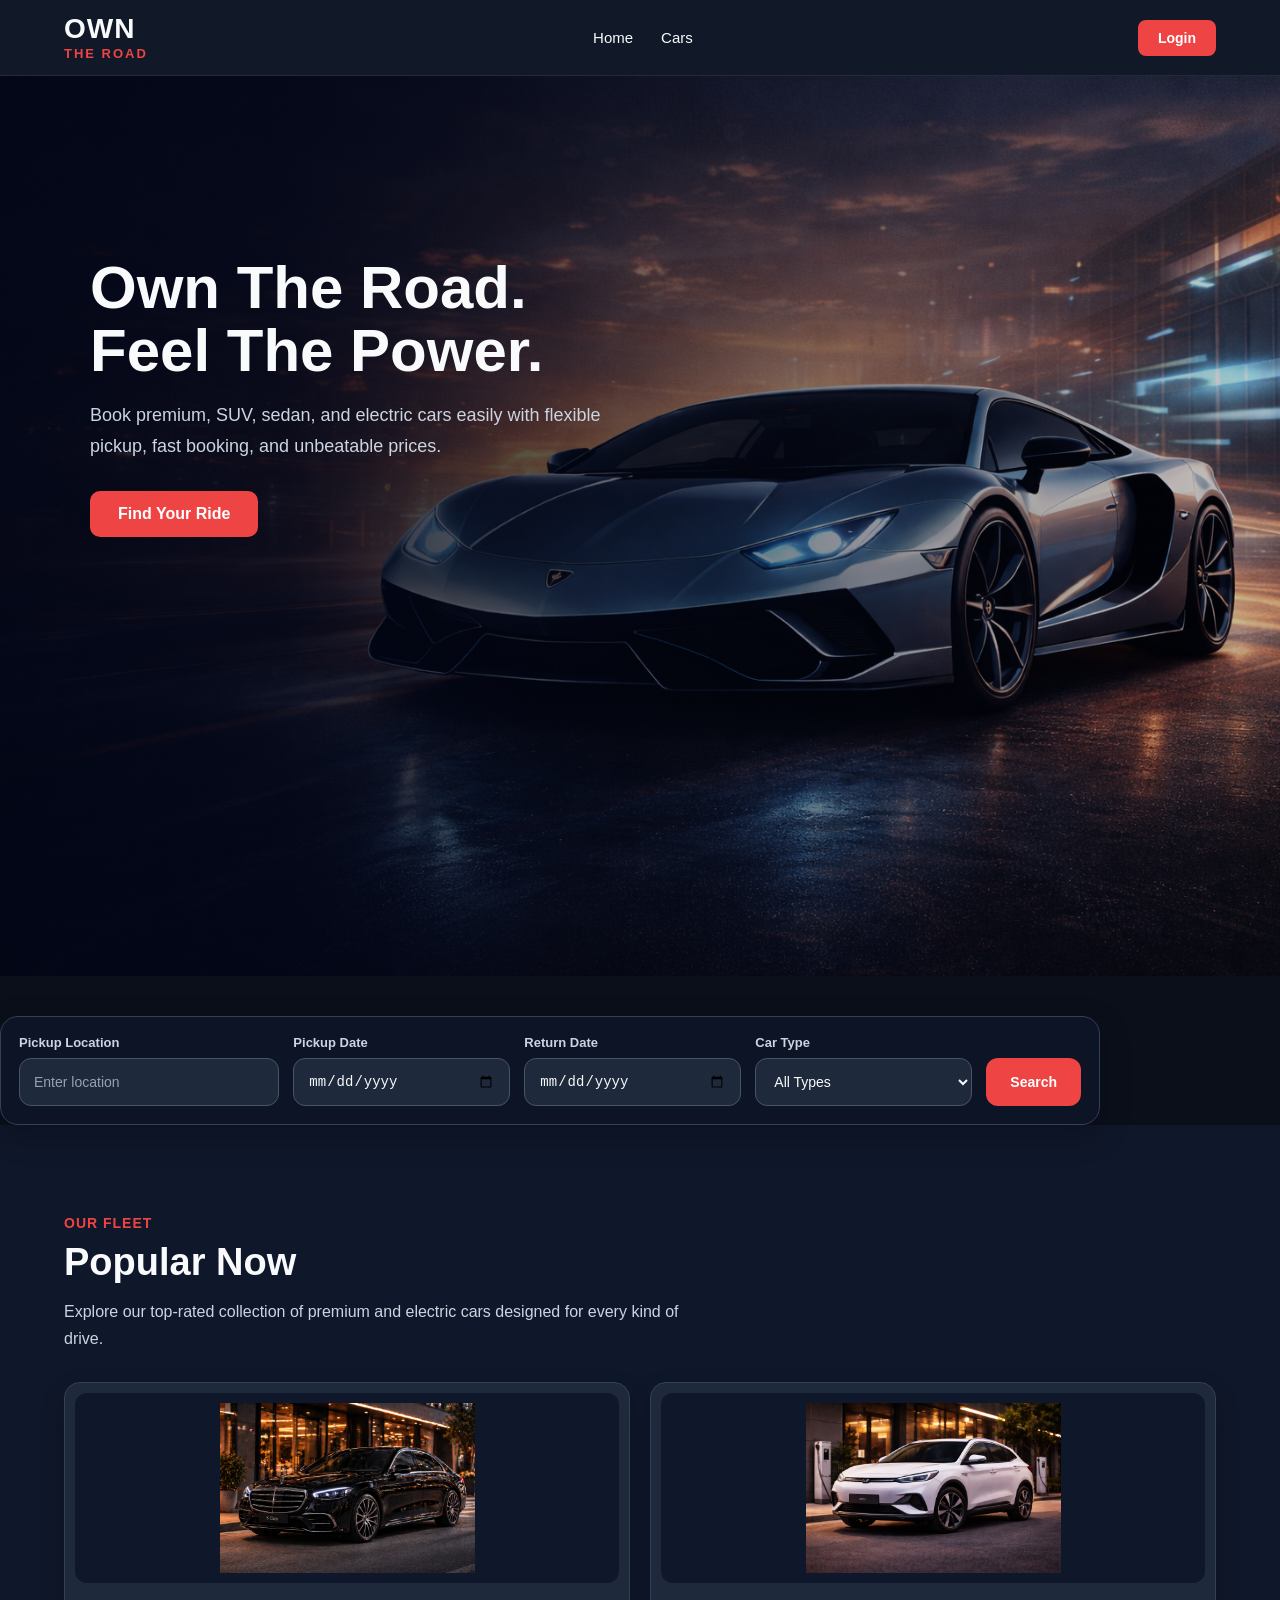
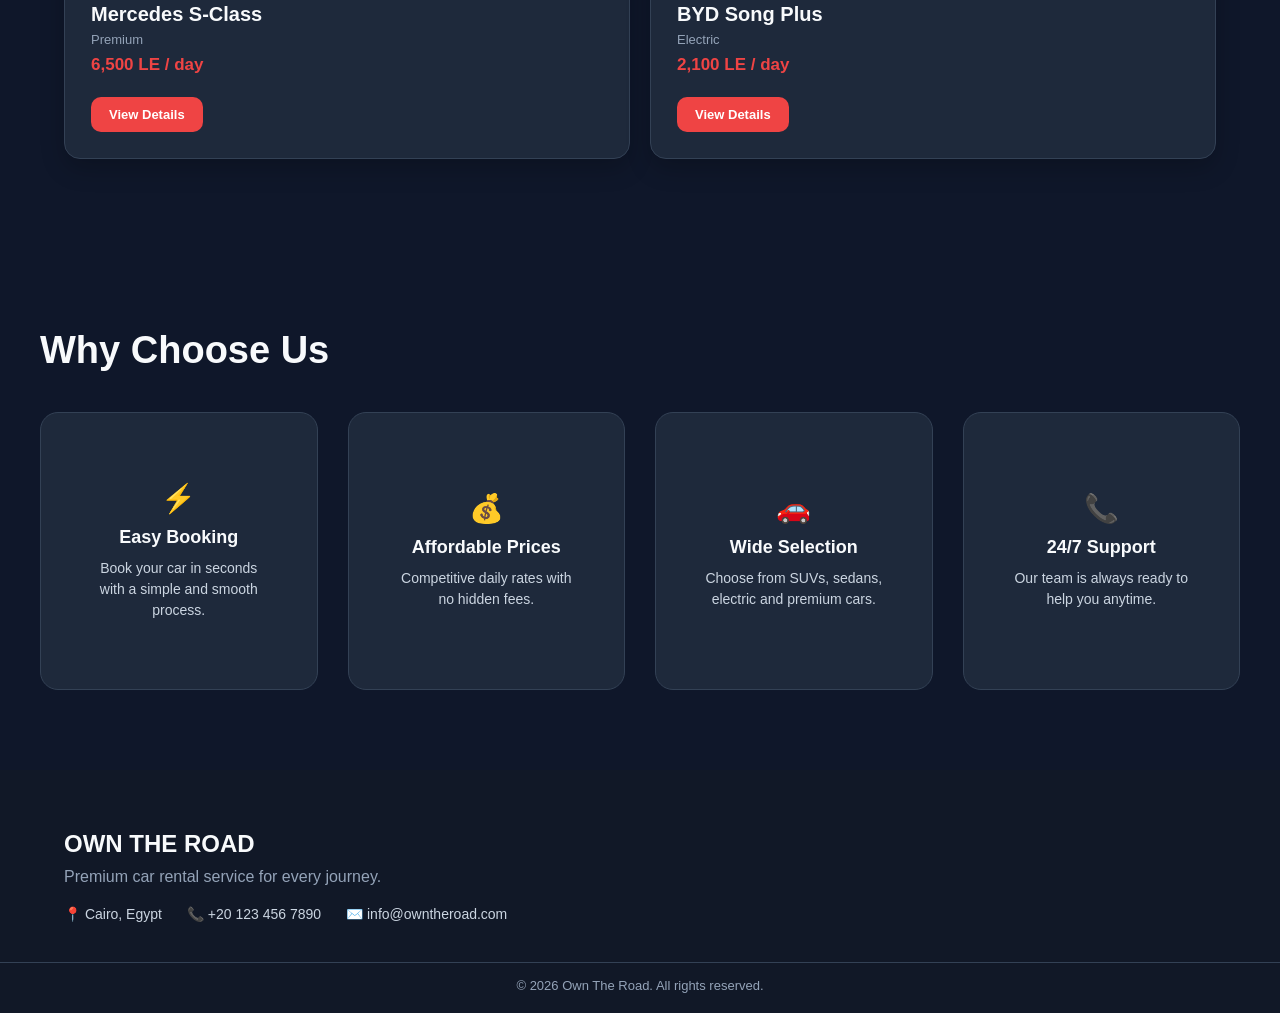
<file: index.html>
<!DOCTYPE html>
<html>
<head>
  <meta charset="UTF-8">
  <title>Own The Road</title>
  <link rel="stylesheet" href="style.css">
</head>
<body>

  <header class="navbar">
    <div class="nav-container">

      <a href="#home" class="logo">
        <span class="logo-own">OWN</span>
        <span class="logo-road">THE ROAD</span>
      </a>
      
      <nav>
        <ul class="nav-links">
          <li><a href="#home">Home</a></li>
          <li><a href="#cars">Cars</a></li>
        </ul>
      </nav>

      <div class="nav-actions">
        <a href="#" class="login-btn">Login</a>
      </div>

    </div>
  </header>

 
  <section class="hero" id="home">
    <div class="hero-container">
      <div class="hero-text">
        <h1>Own The Road.<br>Feel The Power.</h1>
        <p>
          Book premium, SUV, sedan, and electric cars easily with flexible pickup,
          fast booking, and unbeatable prices.
        </p>
        <a href="#cars" class="hero-btn" id="find-ride-btn">Find Your Ride</a>
      </div>
    </div>
  </section>


  <div class="booking-bar">
    <div class="booking-field">
      <label for="location">Pickup Location</label>
      <input type="text" id="location" placeholder="Enter location">
    </div>

    <div class="booking-field">
      <label for="pickup-date">Pickup Date</label>
      <input type="date" id="pickup-date">
    </div>

    <div class="booking-field">
      <label for="return-date">Return Date</label>
      <input type="date" id="return-date">
    </div>

    <div class="booking-field">
      <label for="car-type">Car Type</label>
      <select id="car-type">
        <option value="">All Types</option>
        <option value="sedan">Sedan</option>
        <option value="suv">SUV</option>
        <option value="electric">Electric</option>
        <option value="premium">Premium</option>
      </select>
    </div>

    <button type="button" class="search-btn">Search</button>
  </div>

  <div class="booking-message" id="booking-message"></div>

  
  <section class="cars-section" id="cars">
    <div class="cars-container">

      <div class="cars-header">
        <p class="cars-tag">Our Fleet</p>
        <h2 class="section-title">Popular Now</h2>
        <p class="section-description">
          Explore our top-rated collection of premium and electric cars designed for every kind of drive.
        </p>
      </div>

      <div class="cars-grid">
        <div class="car-card" data-category="premium">
          <img src="S-class.png" alt="Mercedes S-Class">
          <div class="car-info">
            <h3>Mercedes S-Class</h3>
            <p class="car-type">Premium</p>
            <p class="price">6,500 LE / day</p>
            <a href="car-details.html" class="book-btn"> View Details</a>
          </div>
        </div>

        <div class="car-card" data-category="electric">
          <img src="BYD.png" alt="BYD Song Plus">
          <div class="car-info">
            <h3>BYD Song Plus</h3>
            <p class="car-type">Electric</p>
            <p class="price">2,100 LE / day</p>
            <a href="car-details.html" class="book-btn">View Details</a>
          </div>
        </div>
      </div>

    </div>
  </section>

  
  <section class="features-section" id="about">
    <div class="features-container">
      <h2 class="section-title">Why Choose Us</h2>

      <div class="features-grid">
        <div class="feature-card">
          <div class="feature-icon">⚡</div>
          <h3>Easy Booking</h3>
          <p>Book your car in seconds with a simple and smooth process.</p>
        </div>

        <div class="feature-card">
          <div class="feature-icon">💰</div>
          <h3>Affordable Prices</h3>
          <p>Competitive daily rates with no hidden fees.</p>
        </div>

        <div class="feature-card">
          <div class="feature-icon">🚗</div>
          <h3>Wide Selection</h3>
          <p>Choose from SUVs, sedans, electric and premium cars.</p>
        </div>

        <div class="feature-card">
          <div class="feature-icon">📞</div>
          <h3>24/7 Support</h3>
          <p>Our team is always ready to help you anytime.</p>
        </div>
      </div>
    </div>
  </section>


  <footer class="footer">
    <div class="footer-container">
      <div class="footer-left">
        <h2 class="footer-logo">OWN THE ROAD</h2>
        <p>Premium car rental service for every journey.</p>
      </div>
      
      <div class="footer-contact">
        <h4>Contact</h4>
        <p>📍 Cairo, Egypt</p>
        <p>📞 +20 123 456 7890</p>
        <p>✉️ info@owntheroad.com</p>
      </div>
    </div>

    <div class="footer-bottom">
      <p>© 2026 Own The Road. All rights reserved.</p>
    </div>
  </footer>

  <script src="script.js"></script>
</body>
</html>
</file>
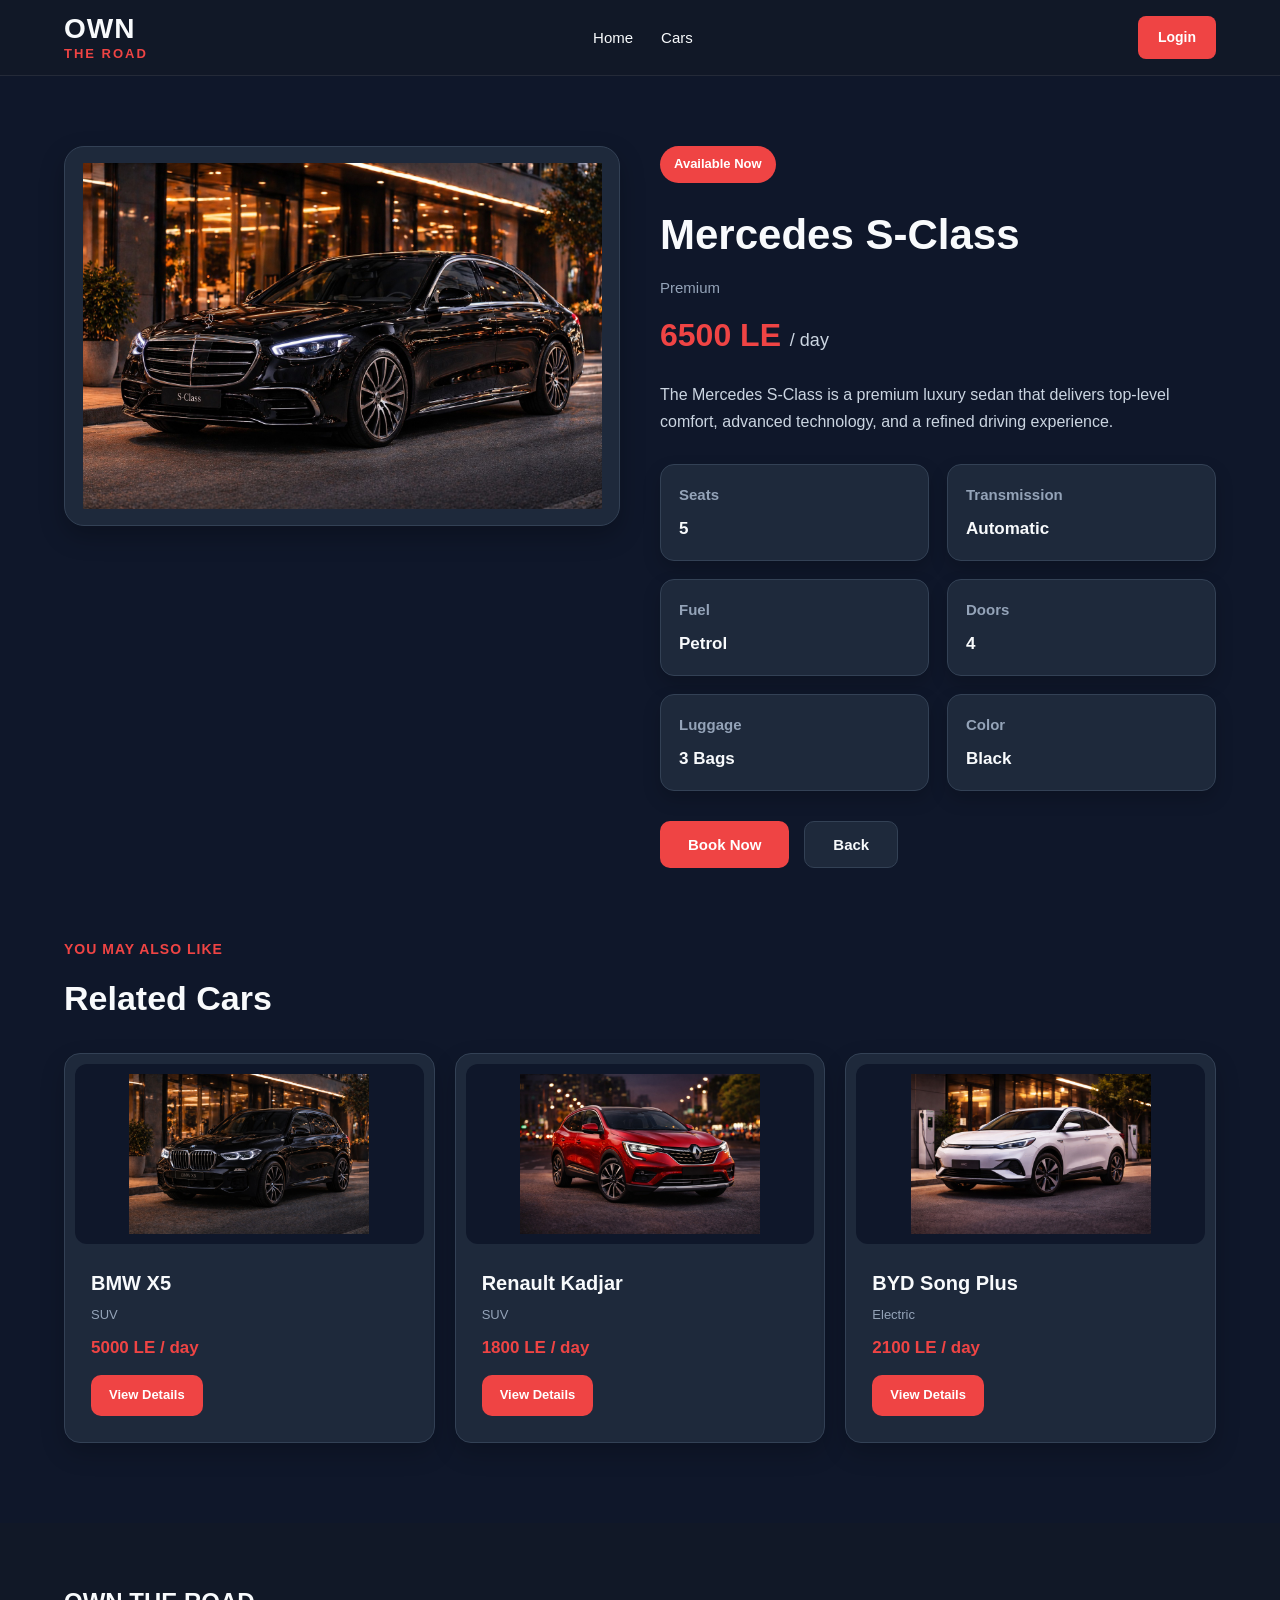
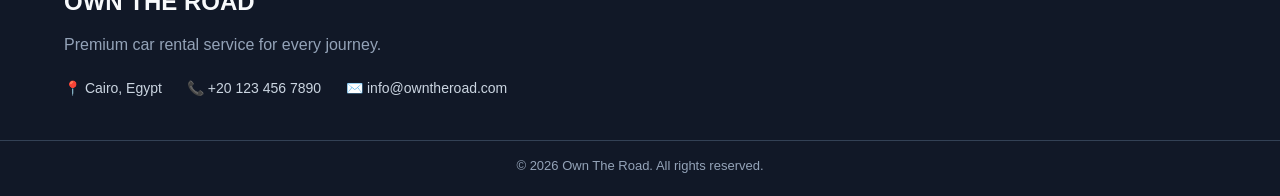
<file: carDetails.html>
<!DOCTYPE html>
<html lang="en">
<head>
  <meta charset="UTF-8">
  <meta name="viewport" content="width=device-width, initial-scale=1.0">
  <title>Own The Road | Car Details</title>
  <link rel="stylesheet" href="carDetails.css">
</head>
<body>

 <header class="navbar">
    <div class="nav-container">

      <a href="#home" class="logo">
        <span class="logo-own">OWN</span>
        <span class="logo-road">THE ROAD</span>
      </a>
      
      <nav>
        <ul class="nav-links">
          <li><a href="#home">Home</a></li>
          <li><a href="#cars">Cars</a></li>
        </ul>
      </nav>

      <div class="nav-actions">
        <a href="#" class="login-btn">Login</a>
      </div>

    </div>
  </header>

  <main class="car-details-section">
    <div class="car-details-container">

      <section class="car-image-section">
        <img id="carImage" src="" alt="Car Image">
      </section>

      <section class="car-info-section">
        <span class="car-badge">Available Now</span>
        <h1 id="carName">Car Name</h1>
        <p class="car-type" id="carCategory">Category</p>
        <p class="car-price"><span id="carPrice">0</span> LE <span class="per-day">/ day</span></p>

        <p id="carDescription" class="car-description">
          Car description will appear here.
        </p>

        <div class="specs-grid">
          <div class="spec-card">
            <h3>Seats</h3>
            <p id="carSeats">-</p>
          </div>

          <div class="spec-card">
            <h3>Transmission</h3>
            <p id="carTransmission">-</p>
          </div>

          <div class="spec-card">
            <h3>Fuel</h3>
            <p id="carFuel">-</p>
          </div>

          <div class="spec-card">
            <h3>Doors</h3>
            <p id="carDoors">-</p>
          </div>

          <div class="spec-card">
            <h3>Luggage</h3>
            <p id="carLuggage">-</p>
          </div>

          <div class="spec-card">
            <h3>Color</h3>
            <p id="carColor">-</p>
          </div>
        </div>

        <div class="button-group">
          <button id="bookNowBtn" class="primary-btn">Book Now</button>
          <button id="backBtn" class="secondary-btn">Back</button>
        </div>
      </section>

    </div>
  </main>

  <section class="related-section">
    <div class="related-container">
      <div class="related-header">
        <p class="related-tag">You May Also Like</p>
        <h2 class="section-title">Related Cars</h2>
      </div>

      <div class="related-cars-grid" id="relatedCarsGrid"></div>
    </div>
  </section>

  <footer class="footer">
    <div class="footer-container">
      <div class="footer-left">
        <h2 class="footer-logo">OWN THE ROAD</h2>
        <p>Premium car rental service for every journey.</p>
      </div>

      <div class="footer-contact">
        <h4>Contact</h4>
        <p>📍 Cairo, Egypt</p>
        <p>📞 +20 123 456 7890</p>
        <p>✉️ info@owntheroad.com</p>
      </div>
    </div>

    <div class="footer-bottom">
      <p>© 2026 Own The Road. All rights reserved.</p>
    </div>
  </footer>

  <script src="carDetails.js"></script>
</body>
</html>
</file>
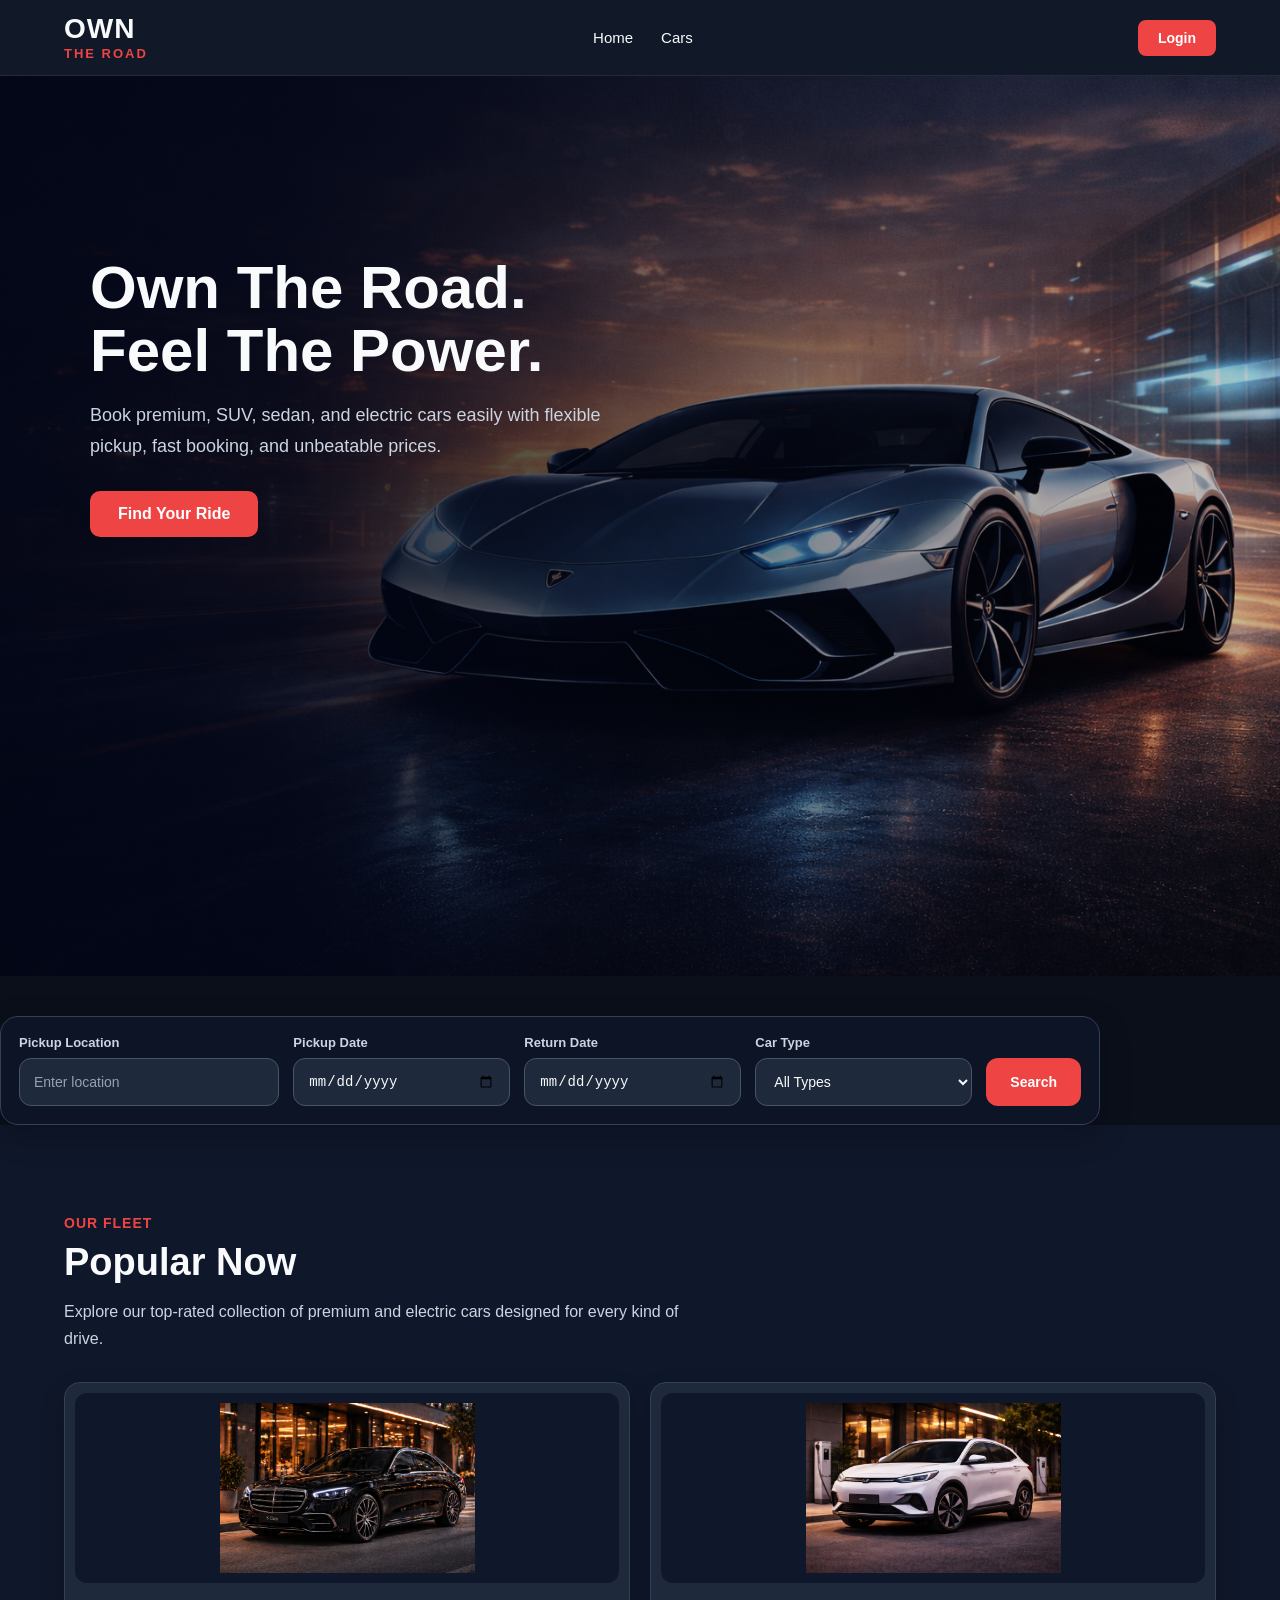
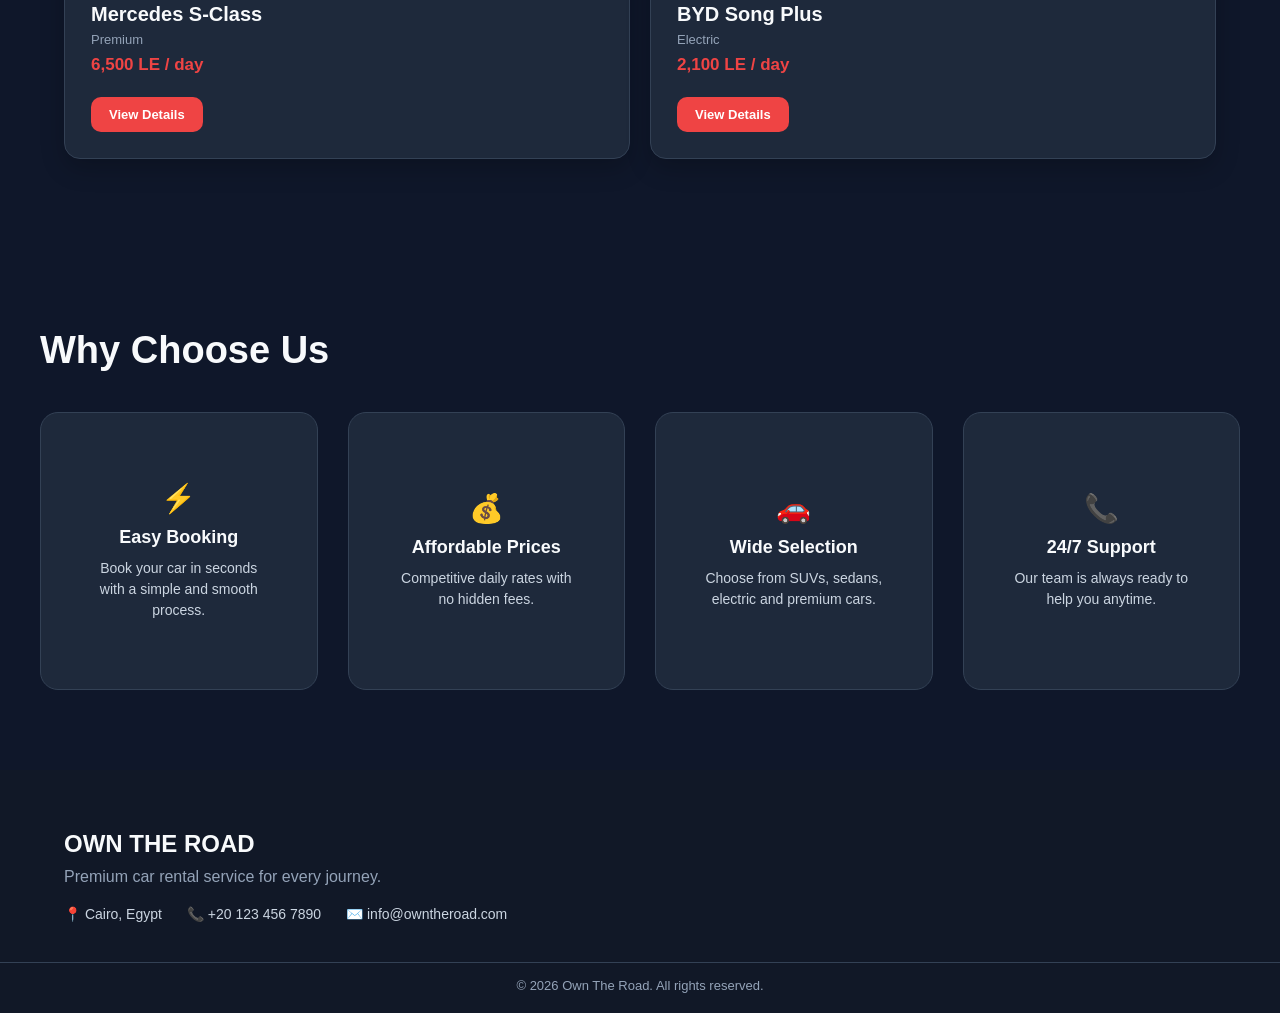
<file: indexx.html>
<!DOCTYPE html>
<html>
<head>
  <meta charset="UTF-8">
  <title>Own The Road</title>
  <link rel="stylesheet" href="stylee.css">
</head>
<body>

  <header class="navbar">
    <div class="nav-container">

      <a href="#home" class="logo">
        <span class="logo-own">OWN</span>
        <span class="logo-road">THE ROAD</span>
      </a>
      
      <nav>
        <ul class="nav-links">
          <li><a href="#home">Home</a></li>
          <li><a href="#cars">Cars</a></li>
        </ul>
      </nav>

      <div class="nav-actions">
        <a href="login.html" class="login-btn">Login</a>
      </div>

    </div>
  </header>

  <!-- HERO SECTION -->
  <section class="hero" id="home">
    <div class="hero-container">
      <div class="hero-text">
        <h1>Own The Road.<br>Feel The Power.</h1>
        <p>
          Book premium, SUV, sedan, and electric cars easily with flexible pickup,
          fast booking, and unbeatable prices.
        </p>
        <a href="#cars" class="hero-btn" id="find-ride-btn">Find Your Ride</a>
      </div>
    </div>
  </section>

  <!-- BOOKING BAR -->
  <div class="booking-bar">
    <div class="booking-field">
      <label for="location">Pickup Location</label>
      <input type="text" id="location" placeholder="Enter location">
    </div>

    <div class="booking-field">
      <label for="pickup-date">Pickup Date</label>
      <input type="date" id="pickup-date">
    </div>

    <div class="booking-field">
      <label for="return-date">Return Date</label>
      <input type="date" id="return-date">
    </div>

    <div class="booking-field">
      <label for="car-type">Car Type</label>
      <select id="car-type">
        <option value="">All Types</option>
        <option value="sedan">Sedan</option>
        <option value="suv">SUV</option>
        <option value="electric">Electric</option>
        <option value="premium">Premium</option>
      </select>
    </div>

    <button type="button" class="search-btn">Search</button>
  </div>

  <div class="booking-message" id="booking-message"></div>

  <!-- CARS SECTION -->
  <section class="cars-section" id="cars">
    <div class="cars-container">

      <div class="cars-header">
        <p class="cars-tag">Our Fleet</p>
        <h2 class="section-title">Popular Now</h2>
        <p class="section-description">
          Explore our top-rated collection of premium and electric cars designed for every kind of drive.
        </p>
      </div>

      <div class="cars-grid">
        <div class="car-card" data-category="premium">
          <img src="S-class.png" alt="Mercedes S-Class">
          <div class="car-info">
            <h3>Mercedes S-Class</h3>
            <p class="car-type">Premium</p>
            <p class="price">6,500 LE / day</p>
            <a href="car-details.html" class="book-btn"> View Details</a>
          </div>
        </div>

        <div class="car-card" data-category="electric">
          <img src="BYD.png" alt="BYD Song Plus">
          <div class="car-info">
            <h3>BYD Song Plus</h3>
            <p class="car-type">Electric</p>
            <p class="price">2,100 LE / day</p>
            <a href="car-details.html" class="book-btn">View Details</a>
          </div>
        </div>
      </div>

    </div>
  </section>

  <!-- WHY CHOOSE US -->
  <section class="features-section" id="about">
    <div class="features-container">
      <h2 class="section-title">Why Choose Us</h2>

      <div class="features-grid">
        <div class="feature-card">
          <div class="feature-icon">⚡</div>
          <h3>Easy Booking</h3>
          <p>Book your car in seconds with a simple and smooth process.</p>
        </div>

        <div class="feature-card">
          <div class="feature-icon">💰</div>
          <h3>Affordable Prices</h3>
          <p>Competitive daily rates with no hidden fees.</p>
        </div>

        <div class="feature-card">
          <div class="feature-icon">🚗</div>
          <h3>Wide Selection</h3>
          <p>Choose from SUVs, sedans, electric and premium cars.</p>
        </div>

        <div class="feature-card">
          <div class="feature-icon">📞</div>
          <h3>24/7 Support</h3>
          <p>Our team is always ready to help you anytime.</p>
        </div>
      </div>
    </div>
  </section>

  <!-- FOOTER -->
  <footer class="footer">
    <div class="footer-container">
      <div class="footer-left">
        <h2 class="footer-logo">OWN THE ROAD</h2>
        <p>Premium car rental service for every journey.</p>
      </div>
      
      <div class="footer-contact">
        <h4>Contact</h4>
        <p>📍 Cairo, Egypt</p>
        <p>📞 +20 123 456 7890</p>
        <p>✉️ info@owntheroad.com</p>
      </div>
    </div>

    <div class="footer-bottom">
      <p>© 2026 Own The Road. All rights reserved.</p>
    </div>
  </footer>

  <script src="scriptt.js"></script>
</body>
</html>
</file>
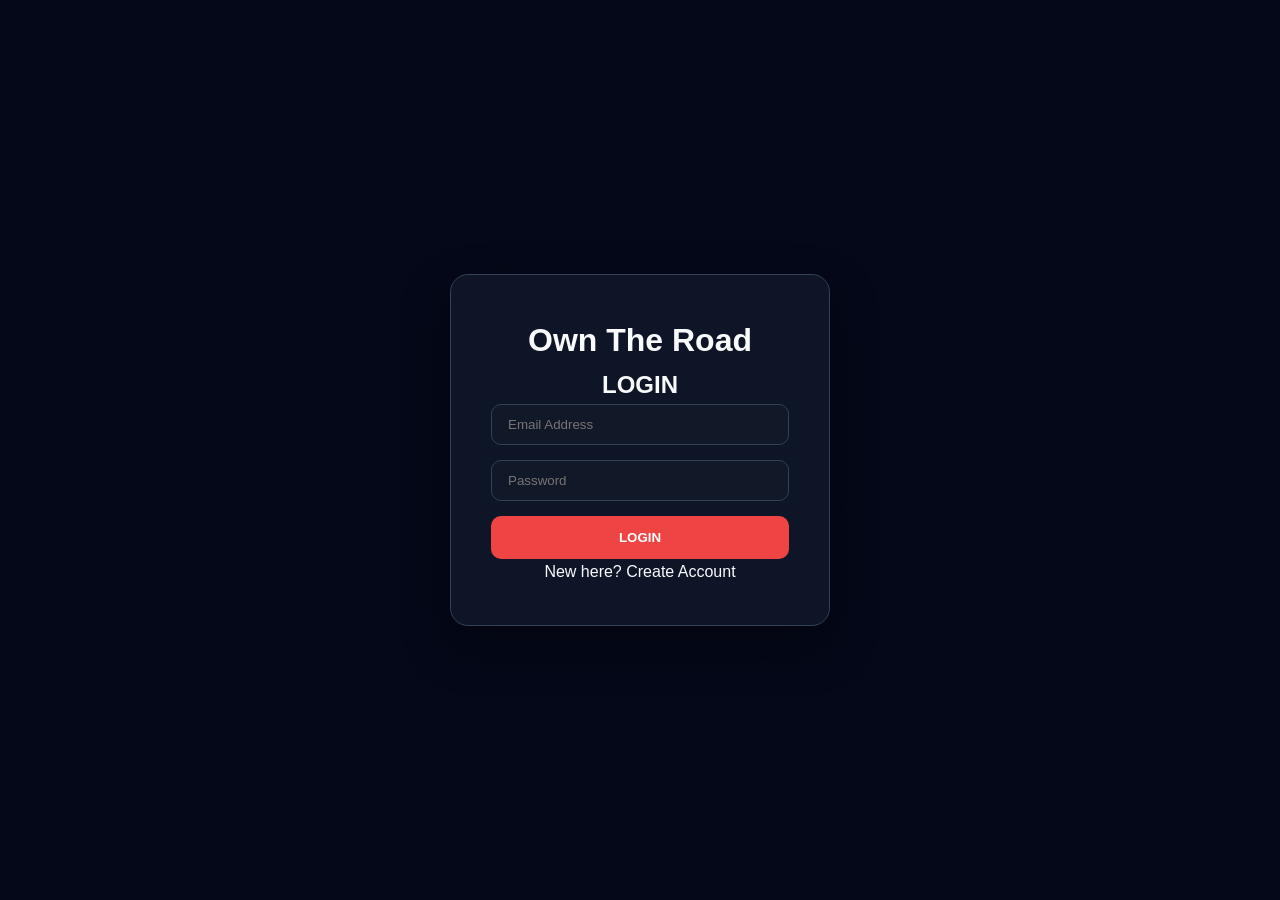
<file: login.html>
<!DOCTYPE html>
<html lang="en">
<head>
  <meta charset="UTF-8">
  <meta name="viewport" content="width=device-width, initial-scale=1.0">
  <title>REVX | Secure Portal</title>
  <link rel="stylesheet" href="login.css">
</head>
<body>

  <section id="login-view" class="auth-page">
    <div class="glass-box">
      <div class="logo">
        <span class="logo-rev">Own The Road</span>
      </div>
      <h2 id="auth-title">LOGIN</h2>
      
      <div id="msg-box" class="msg-box hid"></div>

      <form id="auth-form">
        <div class="input-group">
          <input type="email" id="email" placeholder="Email Address" required>
        </div>

        <div id="signup-fields" class="hid">
          <input type="text" id="phone" placeholder="Phone Number">
        </div>

        <div class="input-group pass-wrapper">
          <input type="password" id="password" placeholder="Password" required>
          <i class="fa-solid fa-eye" id="togglePassword"></i>
        </div>

        <div id="confirm-fields" class="hid">
          <input type="password" id="confirm-password" placeholder="Confirm Password">
        </div>

        <button type="submit" class="btn" id="submit-btn">LOGIN</button>
        <p id="switch-auth">New here? <span>Create Account</span></p>
      </form>
    </div>
  </section>

  <div id="dashboard-view" class="dash-container hid">
    <nav class="sidebar">
      <div class="logo">REV<span>X</span></div>
      <ul class="nav-list">
        <li class="nav-item active" data-tab="tab-home">
          <i class="fa-solid fa-house"></i> Home
        </li>
        <li class="nav-item" data-tab="tab-bookings">
          <i class="fa-solid fa-calendar-check"></i> Bookings
        </li>
        <li class="nav-item" data-tab="tab-profile">
          <i class="fa-solid fa-user"></i> Profile
        </li>
        <li class="logout-btn" id="logout-trigger">
          <i class="fa-solid fa-right-from-bracket"></i> Logout
        </li>
      </ul>
    </nav>
    
    <main class="main-content">
      <section id="tab-home" class="tab-content">
        <h1>Welcome, <span id="user-display">Driver</span></h1>
        <div class="stats-grid">
          <div class="stat-card"><h3>Active Rents</h3><p>2</p></div>
          <div class="stat-card"><h3>Points</h3><p>450</p></div>
          <div class="stat-card"><h3>Balance</h3><p>$1,200</p></div>
        </div>
      </section>

      <section id="tab-bookings" class="tab-content hid">
        <h2>Recent Bookings</h2>
        <div class="list-item">
          <p><strong>Tesla Model S</strong> - Oct 2026</p>
          <span class="status-tag">Confirmed</span>
        </div>
      </section>

      <section id="tab-profile" class="tab-content hid">
        <h2>Account Profile</h2>
        <div class="profile-card">
          <p><strong>Email:</strong> <span id="prof-email"></span></p>
          <p><strong>Phone:</strong> <span id="prof-phone"></span></p>
          <button class="action-btn">Edit Settings</button>
        </div>
      </section>
    </main>
  </div>

  <script src="login.js"></script>
</body>
</html>
</file>
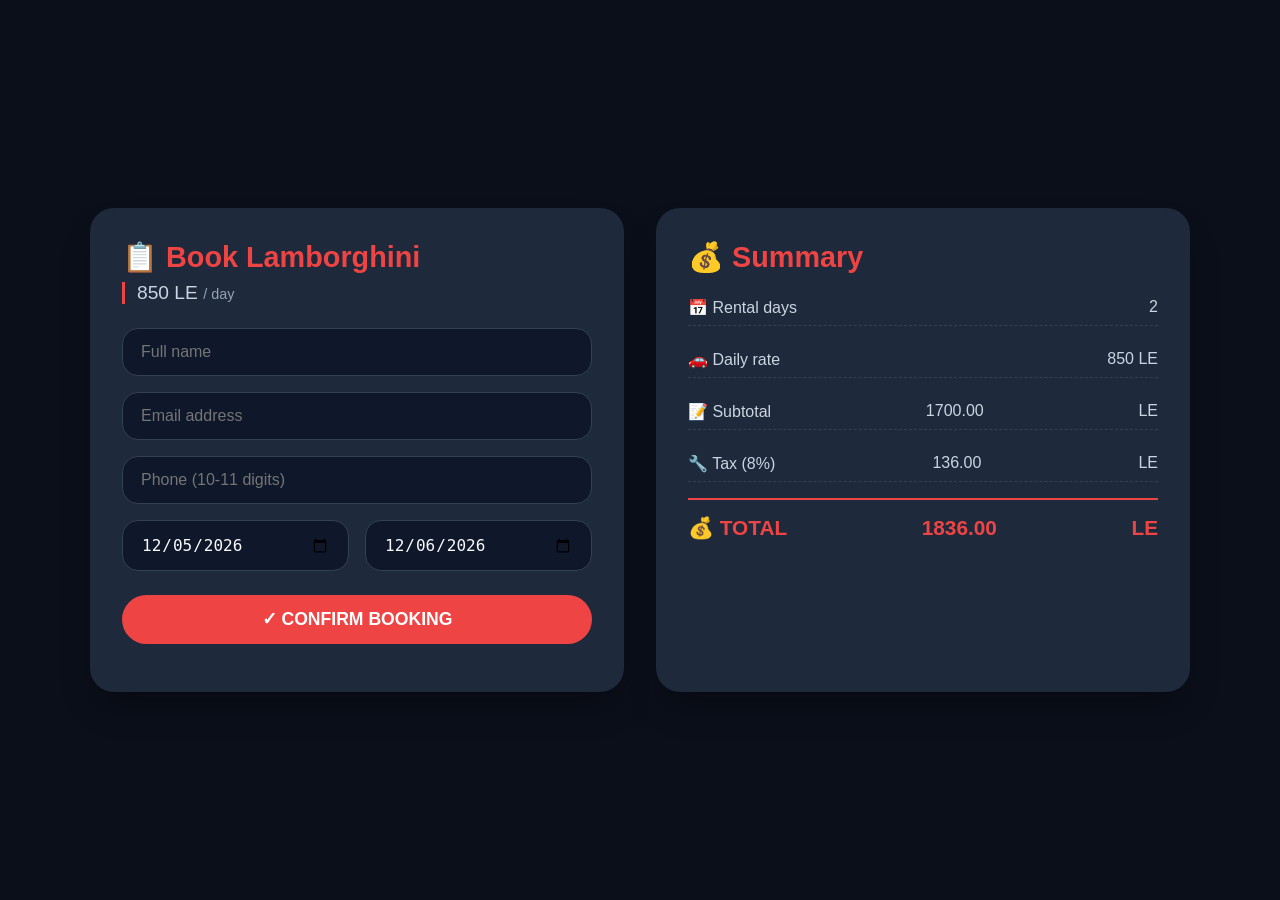
<file: m.html>
<!DOCTYPE html>
<html lang="en">
<head>
  <meta charset="UTF-8">
  <title>Book Your Ride</title>
  <link rel="stylesheet" href="m.css">
</head>
<body>
<div class="booking-wrapper">
  <div class="form-card">
    <h2>📋 Book Lamborghini</h2>
    <p class="price">850 LE <span>/ day</span></p>
    <input type="text" id="name" placeholder="Full name">
    <input type="email" id="email" placeholder="Email address">
    <input type="tel" id="phone" placeholder="Phone (10-11 digits)">
    <div class="date-row">
      <input type="date" id="pickup">
      <input type="date" id="return">
    </div>
    <button id="bookBtn">✓ CONFIRM BOOKING</button>
    <div id="msg" class="message"></div>
  </div>
  <div class="summary-card">
    <h2>💰 Summary</h2>
    <div class="summary-row"><span>📅 Rental days</span><span id="days">0</span></div>
    <div class="summary-row"><span>🚗 Daily rate</span><span>850 LE</span></div>
    <div class="summary-row"><span>📝 Subtotal</span><span id="sub">0.00</span> LE</div>
    <div class="summary-row"><span>🔧 Tax (8%)</span><span id="tax">0.00</span> LE</div>
    <div class="summary-row total"><span>💰 TOTAL</span><span id="total">0.00</span> LE</div>
  </div>
</div>
<script src="m.js"></script>
</body>
</html>
</file>
<file: style.css>
* {
  margin: 0;
  padding: 0;
  box-sizing: border-box;
}

html {
  scroll-behavior: smooth;
}

body {
  font-family: Arial, sans-serif;
  background-color: #0B0F1A;
  color: #F8FAFC;
}

#home,
#cars {
  scroll-margin-top: 90px;
}

/* Navbar */
.navbar {
  width: 100%;
  background: #111827;
  border-bottom: 1px solid rgba(255, 255, 255, 0.08);
  position: sticky;
  top: 0;
  z-index: 1000;
}

.nav-container {
  width: 90%;
  max-width: 1200px;
  margin: auto;
  height: 75px;
  display: flex;
  align-items: center;
  justify-content: space-between;
}

/* Logo */
.logo {
  text-decoration: none;
  display: flex;
  flex-direction: column;
  line-height: 1;
}

.logo-own {
  font-size: 28px;
  font-weight: 800;
  color: #F8FAFC;
  letter-spacing: 1px;
  text-transform: uppercase;
}

.logo-road {
  font-size: 13px;
  font-weight: 700;
  color: #EF4444;
  letter-spacing: 2px;
  text-transform: uppercase;
  margin-top: 4px;
}

/* Links */
.nav-links {
  display: flex;
  gap: 28px;
  list-style: none;
}

.nav-links a {
  text-decoration: none;
  color: #F8FAFC;
  font-size: 15px;
  font-weight: 500;
  transition: color 0.3s ease;
}

.nav-links a:hover {
  color: #EF4444;
}

/* Right side */
.nav-actions {
  display: flex;
  align-items: center;
  gap: 15px;
}

.login-btn {
  text-decoration: none;
  background-color: #EF4444;
  color: #FFFFFF;
  padding: 10px 20px;
  border-radius: 8px;
  font-size: 14px;
  font-weight: 600;
  transition: background-color 0.3s ease, transform 0.3s ease;
}

.login-btn:hover {
  background-color: #DC2626;
  transform: translateY(-1px);
}

/* HERO SECTION */
.hero {
  min-height: 100vh;
  background-image: url("img.png");
  background-size: cover;
  background-position: center;
  background-repeat: no-repeat;
  position: relative;
  display: flex;
  align-items: flex-start;
  justify-content: flex-start;
  padding-top: 110px;
}

.hero::before {
  content: "";
  position: absolute;
  inset: 0;
  background: linear-gradient(
    to right,
    rgba(2, 6, 23, 0.88) 22%,
    rgba(2, 6, 23, 0.58) 48%,
    rgba(2, 6, 23, 0.20) 100%
  );
}

.hero-container {
  width: 100%;
  position: relative;
  z-index: 2;
  padding-left: 90px;
  padding-top: 70px;
}

.hero-text {
  max-width: 560px;
}

.hero-text h1 {
  font-size: 60px;
  font-weight: 800;
  line-height: 1.05;
  color: #F8FAFC;
  margin-bottom: 18px;
}

.hero-text p {
  font-size: 18px;
  line-height: 1.7;
  color: #CBD5E1;
  margin-bottom: 30px;
  max-width: 520px;
}

.hero-btn {
  display: inline-block;
  text-decoration: none;
  background-color: #EF4444;
  color: #FFFFFF;
  padding: 14px 28px;
  border-radius: 10px;
  font-weight: 600;
  transition: background-color 0.3s ease, transform 0.3s ease;
}

.hero-btn:hover {
  background-color: #DC2626;
  transform: translateY(-2px);
}

/* Booking bar */
.booking-bar {
  width: 100%;
  max-width: 1100px;
  margin-top: 40px;
  padding: 18px;
  display: grid;
  grid-template-columns: 1.2fr 1fr 1fr 1fr auto;
  gap: 14px;
  background-color: rgba(15, 23, 42, 0.78);
  border: 1px solid #334155;
  border-radius: 18px;
  backdrop-filter: blur(8px);
  box-shadow: 0 10px 30px rgba(0, 0, 0, 0.25);
}

.booking-field {
  display: flex;
  flex-direction: column;
}

.booking-field label {
  font-size: 13px;
  font-weight: 600;
  color: #CBD5E1;
  margin-bottom: 8px;
}

.booking-field input,
.booking-field select {
  height: 48px;
  padding: 0 14px;
  border: 1px solid #475569;
  border-radius: 12px;
  background-color: #1E293B;
  color: #F8FAFC;
  font-size: 14px;
  outline: none;
}

.booking-field input::placeholder {
  color: #94A3B8;
}

.booking-field input:focus,
.booking-field select:focus {
  border-color: #EF4444;
}

.search-btn {
  align-self: end;
  height: 48px;
  padding: 0 24px;
  border: none;
  border-radius: 12px;
  background-color: #EF4444;
  color: #FFFFFF;
  font-size: 14px;
  font-weight: 700;
  cursor: pointer;
  transition: background-color 0.3s ease;
}

.search-btn:hover {
  background-color: #DC2626;
}

/* ===== CARS SECTION ===== */

.cars-section {
  padding: 90px 0;
  background-color: #0F172A;
}

.cars-container {
  width: 90%;
  max-width: 1200px;
  margin: 0 auto;
}

.cars-header {
  margin-bottom: 30px;
}

.cars-tag {
  color: #EF4444;
  font-size: 14px;
  font-weight: 700;
  letter-spacing: 1px;
  text-transform: uppercase;
  margin-bottom: 10px;
}

.section-title {
  font-size: 38px;
  font-weight: 800;
  color: #F8FAFC;
  margin-bottom: 14px;
}

.section-description {
  max-width: 650px;
  font-size: 16px;
  line-height: 1.7;
  color: #CBD5E1;
}

/* Grid */
.cars-grid {
  display: grid;
  grid-template-columns: repeat(2, 1fr);
  gap: 20px;
}

/* Card */
.car-card {
  background-color: #1E293B;
  border: 1px solid #334155;
  border-radius: 16px;
  overflow: hidden;
  padding: 10px;
  box-shadow: 0 10px 25px rgba(0, 0, 0, 0.2);
  transition: transform 0.3s ease, box-shadow 0.3s ease;
}

.car-card:hover {
  transform: translateY(-4px);
  box-shadow: 0 16px 35px rgba(0, 0, 0, 0.25);
}

/* Image */
.car-card img {
  width: 100%;
  height: 190px;
  object-fit: contain;
  background-color: #0F172A;
  padding: 10px;
  border-radius: 12px;
}

/* Info */
.car-info {
  padding: 16px;
}

.car-info h3 {
  font-size: 20px;
  font-weight: 700;
  color: #F8FAFC;
  margin-bottom: 6px;
}

.car-type {
  font-size: 13px;
  color: #94A3B8;
  margin-bottom: 8px;
}

.price {
  font-size: 17px;
  font-weight: 700;
  color: #EF4444;
  margin-bottom: 14px;
}

/* Details button */
.book-btn {
  display: inline-block;
  text-decoration: none;
  background-color: #EF4444;
  color: #FFFFFF;
  padding: 10px 18px;
  border-radius: 10px;
  font-size: 13px;
  font-weight: 700;
  transition: background-color 0.3s ease;
  margin-top: 8px;
}

.book-btn:hover {
  background-color: #DC2626;
}

/* ===== WHY CHOOSE US ===== */

.features-section {
  width: 100%;
  padding: 80px 40px;
  background-color: #0F172A;
}

.features-container {
  width: 100%;
  max-width: none;
  margin: 0;
}

.features-grid {
  display: grid;
  grid-template-columns: repeat(4, 1fr);
  gap: 30px;
  width: 100%;
  margin-top: 40px;
}

.feature-card {
  width: 100%;
  aspect-ratio: 1 / 1;
  background-color: #1E293B;
  border: 1px solid #334155;
  border-radius: 18px;
  padding: 20px;
  display: flex;
  flex-direction: column;
  justify-content: center;
  align-items: center;
  text-align: center;
  transition: transform 0.3s ease;
}

.feature-card:hover {
  transform: translateY(-5px);
}

.feature-icon {
  font-size: 28px;
  margin-bottom: 12px;
}

.feature-card h3 {
  color: #F8FAFC;
  font-size: 18px;
  margin-bottom: 10px;
}

.feature-card p {
  color: #CBD5E1;
  font-size: 14px;
  line-height: 1.5;
  max-width: 180px;
}

/* ===== FOOTER ===== */

.footer {
  background-color: #111827;
  padding: 60px 0 20px;
}

.footer-container {
  width: 90%;
  max-width: 1200px;
  margin: 0 auto;
  display: flex;
  flex-direction: column;
  align-items: flex-start;
  gap: 20px;
}

.footer-left {
  max-width: 500px;
}

.footer-logo {
  color: #F8FAFC;
  margin-bottom: 10px;
}

.footer-left p {
  color: #94A3B8;
}

.footer-contact {
  display: flex;
  flex-direction: row;
  gap: 25px;
  align-items: center;
  flex-wrap: wrap;
}

.footer-contact h4 {
  display: none;
}

.footer-contact p {
  color: #CBD5E1;
  font-size: 14px;
  margin: 0;
}

.footer-bottom {
  width: 100%;
  text-align: center;
  margin-top: 40px;
  border-top: 1px solid #334155;
  padding-top: 15px;
}

.footer-bottom p {
  color: #94A3B8;
  font-size: 13px;
}

/* Booking message */
.booking-message {
  width: 90%;
  max-width: 1100px;
  margin: 15px auto 0;
  padding: 14px 18px;
  border-radius: 12px;
  font-size: 15px;
  font-weight: 600;
  display: none;
}

.booking-message.error {
  display: block;
  background-color: #3B1111;
  color: #FCA5A5;
  border: 1px solid #7F1D1D;
}

.booking-message.success {
  display: block;
  background-color: #0F2A1D;
  color: #86EFAC;
  border: 1px solid #166534;
}
</file>
<file: carDetails.css>
* {
  margin: 0;
  padding: 0;
  box-sizing: border-box;
}

body {
  font-family: Arial, sans-serif;
  background-color: #0B0F1A;
  color: #F8FAFC;
  line-height: 1.6;
}

/* Navbar */
.navbar {
  width: 100%;
  background: #111827;
  border-bottom: 1px solid rgba(255, 255, 255, 0.08);
  position: sticky;
  top: 0;
  z-index: 1000;
}

.nav-container {
  width: 90%;
  max-width: 1200px;
  margin: auto;
  height: 75px;
  display: flex;
  align-items: center;
  justify-content: space-between;
}

/* Logo */
.logo {
  text-decoration: none;
  display: flex;
  flex-direction: column;
  line-height: 1;
}

.logo-own {
  font-size: 28px;
  font-weight: 800;
  color: #F8FAFC;
  letter-spacing: 1px;
  text-transform: uppercase;
}

.logo-road {
  font-size: 13px;
  font-weight: 700;
  color: #EF4444;
  letter-spacing: 2px;
  text-transform: uppercase;
  margin-top: 4px;
}

/* Links */
.nav-links {
  display: flex;
  gap: 28px;
  list-style: none;
}

.nav-links a {
  text-decoration: none;
  color: #F8FAFC;
  font-size: 15px;
  font-weight: 500;
  transition: color 0.3s ease;
}

.nav-links a:hover {
  color: #EF4444;
}

/* Right side */
.nav-actions {
  display: flex;
  align-items: center;
  gap: 15px;
}

.login-btn {
  text-decoration: none;
  background-color: #EF4444;
  color: #FFFFFF;
  padding: 10px 20px;
  border-radius: 8px;
  font-size: 14px;
  font-weight: 600;
  transition: background-color 0.3s ease, transform 0.3s ease;
}

.login-btn:hover {
  background-color: #DC2626;
  transform: translateY(-1px);
}

/* Main details section */
.car-details-section {
  padding: 70px 0;
  background-color: #0F172A;
}

.car-details-container {
  width: 90%;
  max-width: 1200px;
  margin: 0 auto;
  display: flex;
  gap: 40px;
  align-items: flex-start;
  justify-content: center;
  flex-wrap: wrap;
}

/* Image section */
.car-image-section {
  flex: 1 1 460px;
}

.car-image-section #carImage {
  width: 100%;
  height: 380px;
  object-fit: contain;
  background-color: #1E293B;
  border: 1px solid #334155;
  border-radius: 20px;
  padding: 16px;
  box-shadow: 0 10px 25px rgba(0, 0, 0, 0.25);
}

.image-thumbnails {
  display: flex;
  gap: 12px;
  margin-top: 18px;
}

.thumb {
  width: 100px;
  height: 75px;
  object-fit: contain;
  background-color: #1E293B;
  border: 1px solid #334155;
  border-radius: 12px;
  padding: 8px;
  cursor: pointer;
  transition: border-color 0.3s ease, transform 0.3s ease;
}

.thumb:hover {
  border-color: #EF4444;
  transform: translateY(-2px);
}

.active-thumb {
  border-color: #EF4444;
}

/* Info section */
.car-info-section {
  flex: 1 1 460px;
}

.car-badge {
  display: inline-block;
  background-color: #EF4444;
  color: #FFFFFF;
  padding: 8px 14px;
  border-radius: 999px;
  font-size: 13px;
  font-weight: 700;
  margin-bottom: 18px;
}

.car-info-section h1 {
  font-size: 42px;
  font-weight: 800;
  color: #F8FAFC;
  margin-bottom: 8px;
}

.car-type {
  color: #94A3B8;
  font-size: 15px;
  margin-bottom: 10px;
}

.car-price {
  font-size: 32px;
  font-weight: 700;
  color: #EF4444;
  margin-bottom: 20px;
}

.per-day {
  font-size: 18px;
  color: #CBD5E1;
  font-weight: normal;
}

.car-description {
  font-size: 16px;
  color: #CBD5E1;
  margin-bottom: 28px;
  line-height: 1.7;
}

/* Specs */
.specs-grid {
  display: grid;
  grid-template-columns: repeat(2, 1fr);
  gap: 18px;
  margin-bottom: 30px;
}

.spec-card {
  background-color: #1E293B;
  border: 1px solid #334155;
  padding: 18px;
  border-radius: 14px;
  box-shadow: 0 8px 18px rgba(0, 0, 0, 0.18);
}

.spec-card h3 {
  font-size: 15px;
  margin-bottom: 8px;
  color: #94A3B8;
}

.spec-card p {
  font-size: 17px;
  font-weight: 700;
  color: #F8FAFC;
}

/* Buttons */
.button-group {
  display: flex;
  gap: 15px;
  flex-wrap: wrap;
}

.primary-btn,
.secondary-btn {
  padding: 14px 28px;
  border-radius: 10px;
  font-size: 15px;
  font-weight: 700;
  cursor: pointer;
  transition: background-color 0.3s ease, transform 0.3s ease;
}

.primary-btn {
  border: none;
  background-color: #EF4444;
  color: #FFFFFF;
}

.primary-btn:hover {
  background-color: #DC2626;
  transform: translateY(-2px);
}

.secondary-btn {
  background-color: #1E293B;
  color: #F8FAFC;
  border: 1px solid #334155;
}

.secondary-btn:hover {
  background-color: #334155;
}

/* Related cars */
.related-section {
  padding: 0 0 80px;
  background-color: #0F172A;
}

.related-container {
  width: 90%;
  max-width: 1200px;
  margin: 0 auto;
}

.related-header {
  margin-bottom: 28px;
}

.related-tag {
  color: #EF4444;
  font-size: 14px;
  font-weight: 700;
  letter-spacing: 1px;
  text-transform: uppercase;
  margin-bottom: 10px;
}

.section-title {
  font-size: 34px;
  font-weight: 800;
  color: #F8FAFC;
}

.related-cars-grid {
  display: grid;
  grid-template-columns: repeat(3, 1fr);
  gap: 20px;
}

.related-card {
  background-color: #1E293B;
  border: 1px solid #334155;
  border-radius: 16px;
  overflow: hidden;
  padding: 10px;
  box-shadow: 0 10px 25px rgba(0, 0, 0, 0.2);
  transition: transform 0.3s ease, box-shadow 0.3s ease;
}

.related-card:hover {
  transform: translateY(-4px);
  box-shadow: 0 16px 35px rgba(0, 0, 0, 0.25);
}

.related-card img {
  width: 100%;
  height: 180px;
  object-fit: contain;
  background-color: #0F172A;
  padding: 10px;
  border-radius: 12px;
}

.related-card-info {
  padding: 16px;
}

.related-card-info h3 {
  font-size: 20px;
  font-weight: 700;
  color: #F8FAFC;
  margin-bottom: 6px;
}

.related-card-type {
  font-size: 13px;
  color: #94A3B8;
  margin-bottom: 8px;
}

.related-card-price {
  font-size: 17px;
  font-weight: 700;
  color: #EF4444;
  margin-bottom: 14px;
}

.related-btn {
  display: inline-block;
  text-decoration: none;
  background-color: #EF4444;
  color: #FFFFFF;
  padding: 10px 18px;
  border-radius: 10px;
  font-size: 13px;
  font-weight: 700;
  transition: background-color 0.3s ease;
}

.related-btn:hover {
  background-color: #DC2626;
}

/* Footer */
.footer {
  background-color: #111827;
  padding: 60px 0 20px;
}

.footer-container {
  width: 90%;
  max-width: 1200px;
  margin: 0 auto;
  display: flex;
  flex-direction: column;
  align-items: flex-start;
  gap: 20px;
}

.footer-left {
  max-width: 500px;
}

.footer-logo {
  color: #F8FAFC;
  margin-bottom: 10px;
}

.footer-left p {
  color: #94A3B8;
}

.footer-contact {
  display: flex;
  flex-direction: row;
  gap: 25px;
  align-items: center;
  flex-wrap: wrap;
}

.footer-contact h4 {
  display: none;
}

.footer-contact p {
  color: #CBD5E1;
  font-size: 14px;
  margin: 0;
}

.footer-bottom {
  width: 100%;
  text-align: center;
  margin-top: 40px;
  border-top: 1px solid #334155;
  padding-top: 15px;
}

.footer-bottom p {
  color: #94A3B8;
  font-size: 13px;
}

/* Responsive */
@media (max-width: 992px) {
  .related-cars-grid {
    grid-template-columns: repeat(2, 1fr);
  }
}

@media (max-width: 768px) {
  .nav-container {
    height: auto;
    padding: 20px 0;
    flex-direction: column;
    gap: 15px;
  }

  .nav-links {
    flex-wrap: wrap;
    justify-content: center;
    gap: 16px;
  }

  .car-info-section h1 {
    font-size: 32px;
  }

  .car-price {
    font-size: 24px;
  }

  .specs-grid {
    grid-template-columns: 1fr;
  }

  .car-image-section #carImage {
    height: 260px;
  }

  .thumb {
    width: 80px;
    height: 65px;
  }

  .related-cars-grid {
    grid-template-columns: 1fr;
  }
}
</file>
<file: stylee.css>
* {
  margin: 0;
  padding: 0;
  box-sizing: border-box;
}

html {
  scroll-behavior: smooth;
}

body {
  font-family: Arial, sans-serif;
  background-color: #0B0F1A;
  color: #F8FAFC;
}

#home,
#cars {
  scroll-margin-top: 90px;
}

/* Navbar */
.navbar {
  width: 100%;
  background: #111827;
  border-bottom: 1px solid rgba(255, 255, 255, 0.08);
  position: sticky;
  top: 0;
  z-index: 1000;
}

.nav-container {
  width: 90%;
  max-width: 1200px;
  margin: auto;
  height: 75px;
  display: flex;
  align-items: center;
  justify-content: space-between;
}

/* Logo */
.logo {
  text-decoration: none;
  display: flex;
  flex-direction: column;
  line-height: 1;
}

.logo-own {
  font-size: 28px;
  font-weight: 800;
  color: #F8FAFC;
  letter-spacing: 1px;
  text-transform: uppercase;
}

.logo-road {
  font-size: 13px;
  font-weight: 700;
  color: #EF4444;
  letter-spacing: 2px;
  text-transform: uppercase;
  margin-top: 4px;
}

/* Links */
.nav-links {
  display: flex;
  gap: 28px;
  list-style: none;
}

.nav-links a {
  text-decoration: none;
  color: #F8FAFC;
  font-size: 15px;
  font-weight: 500;
  transition: color 0.3s ease;
}

.nav-links a:hover {
  color: #EF4444;
}

/* Right side */
.nav-actions {
  display: flex;
  align-items: center;
  gap: 15px;
}

.login-btn {
  text-decoration: none;
  background-color: #EF4444;
  color: #FFFFFF;
  padding: 10px 20px;
  border-radius: 8px;
  font-size: 14px;
  font-weight: 600;
  transition: background-color 0.3s ease, transform 0.3s ease;
}

.login-btn:hover {
  background-color: #DC2626;
  transform: translateY(-1px);
}

/* HERO SECTION */
.hero {
  min-height: 100vh;
  background-image: url("img.png");
  background-size: cover;
  background-position: center;
  background-repeat: no-repeat;
  position: relative;
  display: flex;
  align-items: flex-start;
  justify-content: flex-start;
  padding-top: 110px;
}

.hero::before {
  content: "";
  position: absolute;
  inset: 0;
  background: linear-gradient(
    to right,
    rgba(2, 6, 23, 0.88) 22%,
    rgba(2, 6, 23, 0.58) 48%,
    rgba(2, 6, 23, 0.20) 100%
  );
}

.hero-container {
  width: 100%;
  position: relative;
  z-index: 2;
  padding-left: 90px;
  padding-top: 70px;
}

.hero-text {
  max-width: 560px;
}

.hero-text h1 {
  font-size: 60px;
  font-weight: 800;
  line-height: 1.05;
  color: #F8FAFC;
  margin-bottom: 18px;
}

.hero-text p {
  font-size: 18px;
  line-height: 1.7;
  color: #CBD5E1;
  margin-bottom: 30px;
  max-width: 520px;
}

.hero-btn {
  display: inline-block;
  text-decoration: none;
  background-color: #EF4444;
  color: #FFFFFF;
  padding: 14px 28px;
  border-radius: 10px;
  font-weight: 600;
  transition: background-color 0.3s ease, transform 0.3s ease;
}

.hero-btn:hover {
  background-color: #DC2626;
  transform: translateY(-2px);
}

/* Booking bar */
.booking-bar {
  width: 100%;
  max-width: 1100px;
  margin-top: 40px;
  padding: 18px;
  display: grid;
  grid-template-columns: 1.2fr 1fr 1fr 1fr auto;
  gap: 14px;
  background-color: rgba(15, 23, 42, 0.78);
  border: 1px solid #334155;
  border-radius: 18px;
  backdrop-filter: blur(8px);
  box-shadow: 0 10px 30px rgba(0, 0, 0, 0.25);
}

.booking-field {
  display: flex;
  flex-direction: column;
}

.booking-field label {
  font-size: 13px;
  font-weight: 600;
  color: #CBD5E1;
  margin-bottom: 8px;
}

.booking-field input,
.booking-field select {
  height: 48px;
  padding: 0 14px;
  border: 1px solid #475569;
  border-radius: 12px;
  background-color: #1E293B;
  color: #F8FAFC;
  font-size: 14px;
  outline: none;
}

.booking-field input::placeholder {
  color: #94A3B8;
}

.booking-field input:focus,
.booking-field select:focus {
  border-color: #EF4444;
}

.search-btn {
  align-self: end;
  height: 48px;
  padding: 0 24px;
  border: none;
  border-radius: 12px;
  background-color: #EF4444;
  color: #FFFFFF;
  font-size: 14px;
  font-weight: 700;
  cursor: pointer;
  transition: background-color 0.3s ease;
}

.search-btn:hover {
  background-color: #DC2626;
}

/* ===== CARS SECTION ===== */

.cars-section {
  padding: 90px 0;
  background-color: #0F172A;
}

.cars-container {
  width: 90%;
  max-width: 1200px;
  margin: 0 auto;
}

.cars-header {
  margin-bottom: 30px;
}

.cars-tag {
  color: #EF4444;
  font-size: 14px;
  font-weight: 700;
  letter-spacing: 1px;
  text-transform: uppercase;
  margin-bottom: 10px;
}

.section-title {
  font-size: 38px;
  font-weight: 800;
  color: #F8FAFC;
  margin-bottom: 14px;
}

.section-description {
  max-width: 650px;
  font-size: 16px;
  line-height: 1.7;
  color: #CBD5E1;
}

/* Grid */
.cars-grid {
  display: grid;
  grid-template-columns: repeat(2, 1fr);
  gap: 20px;
}

/* Card */
.car-card {
  background-color: #1E293B;
  border: 1px solid #334155;
  border-radius: 16px;
  overflow: hidden;
  padding: 10px;
  box-shadow: 0 10px 25px rgba(0, 0, 0, 0.2);
  transition: transform 0.3s ease, box-shadow 0.3s ease;
}

.car-card:hover {
  transform: translateY(-4px);
  box-shadow: 0 16px 35px rgba(0, 0, 0, 0.25);
}

/* Image */
.car-card img {
  width: 100%;
  height: 190px;
  object-fit: contain;
  background-color: #0F172A;
  padding: 10px;
  border-radius: 12px;
}

/* Info */
.car-info {
  padding: 16px;
}

.car-info h3 {
  font-size: 20px;
  font-weight: 700;
  color: #F8FAFC;
  margin-bottom: 6px;
}

.car-type {
  font-size: 13px;
  color: #94A3B8;
  margin-bottom: 8px;
}

.price {
  font-size: 17px;
  font-weight: 700;
  color: #EF4444;
  margin-bottom: 14px;
}

/* Details button */
.book-btn {
  display: inline-block;
  text-decoration: none;
  background-color: #EF4444;
  color: #FFFFFF;
  padding: 10px 18px;
  border-radius: 10px;
  font-size: 13px;
  font-weight: 700;
  transition: background-color 0.3s ease;
  margin-top: 8px;
}

.book-btn:hover {
  background-color: #DC2626;
}

/* ===== WHY CHOOSE US ===== */

.features-section {
  width: 100%;
  padding: 80px 40px;
  background-color: #0F172A;
}

.features-container {
  width: 100%;
  max-width: none;
  margin: 0;
}

.features-grid {
  display: grid;
  grid-template-columns: repeat(4, 1fr);
  gap: 30px;
  width: 100%;
  margin-top: 40px;
}

.feature-card {
  width: 100%;
  aspect-ratio: 1 / 1;
  background-color: #1E293B;
  border: 1px solid #334155;
  border-radius: 18px;
  padding: 20px;
  display: flex;
  flex-direction: column;
  justify-content: center;
  align-items: center;
  text-align: center;
  transition: transform 0.3s ease;
}

.feature-card:hover {
  transform: translateY(-5px);
}

.feature-icon {
  font-size: 28px;
  margin-bottom: 12px;
}

.feature-card h3 {
  color: #F8FAFC;
  font-size: 18px;
  margin-bottom: 10px;
}

.feature-card p {
  color: #CBD5E1;
  font-size: 14px;
  line-height: 1.5;
  max-width: 180px;
}

/* ===== FOOTER ===== */

.footer {
  background-color: #111827;
  padding: 60px 0 20px;
}

.footer-container {
  width: 90%;
  max-width: 1200px;
  margin: 0 auto;
  display: flex;
  flex-direction: column;
  align-items: flex-start;
  gap: 20px;
}

.footer-left {
  max-width: 500px;
}

.footer-logo {
  color: #F8FAFC;
  margin-bottom: 10px;
}

.footer-left p {
  color: #94A3B8;
}

.footer-contact {
  display: flex;
  flex-direction: row;
  gap: 25px;
  align-items: center;
  flex-wrap: wrap;
}

.footer-contact h4 {
  display: none;
}

.footer-contact p {
  color: #CBD5E1;
  font-size: 14px;
  margin: 0;
}

.footer-bottom {
  width: 100%;
  text-align: center;
  margin-top: 40px;
  border-top: 1px solid #334155;
  padding-top: 15px;
}

.footer-bottom p {
  color: #94A3B8;
  font-size: 13px;
}

/* Booking message */
.booking-message {
  width: 90%;
  max-width: 1100px;
  margin: 15px auto 0;
  padding: 14px 18px;
  border-radius: 12px;
  font-size: 15px;
  font-weight: 600;
  display: none;
}

.booking-message.error {
  display: block;
  background-color: #3B1111;
  color: #FCA5A5;
  border: 1px solid #7F1D1D;
}

.booking-message.success {
  display: block;
  background-color: #0F2A1D;
  color: #86EFAC;
  border: 1px solid #166534;
}
</file>
<file: login.css>
/* VARIABLES & RESET */
:root {
  --primary: #EF4444;
  --bg-dark: #0B0F1A;
  --bg-card: #1E293B;
  --text-main: #F8FAFC;
  --text-dim: #94A3B8;
  --border: #334155;
}

* { margin: 0; padding: 0; box-sizing: border-box; font-family: 'Segoe UI', sans-serif; }

body {
  background-color: var(--bg-dark);
  color: var(--text-main);
  line-height: 1.6;
}

.hid { display: none !important; }

/* AUTHENTICATION STYLES */
.auth-page {
  height: 100vh;
  display: flex;
  align-items: center;
  justify-content: center;
  background: linear-gradient(rgba(2, 6, 23, 0.8), rgba(2, 6, 23, 0.8)), 
              url('https://images.unsplash.com/photo-1492144534655-ae79c964c9d7?w=1600');
  background-size: cover;
}

.glass-box {
  background: rgba(15, 23, 42, 0.9);
  padding: 40px;
  border-radius: 18px;
  width: 100%;
  max-width: 380px;
  border: 1px solid var(--border);
  text-align: center;
  box-shadow: 0 20px 50px rgba(0,0,0,0.3);
}

.logo-rev { font-size: 32px; font-weight: 800; color: var(--text-main); }
.logo-x { font-size: 32px; font-weight: 800; color: var(--primary); }

.msg-box {
  padding: 12px;
  border-radius: 8px;
  font-size: 14px;
  margin-bottom: 20px;
  text-align: left;
}

.msg-box.error { background: #3B1111; color: #FCA5A5; border: 1px solid #7F1D1D; }
.msg-box.success { background: #0F2A1D; color: #86EFAC; border: 1px solid #166534; }

/* INPUTS & BUTTONS */
input {
  width: 100%;
  padding: 12px 16px;
  background: #111827;
  border: 1px solid var(--border);
  border-radius: 10px;
  color: white;
  margin-bottom: 15px;
  outline: none;
}

input:focus { border-color: var(--primary); }

.pass-wrapper { position: relative; }
.pass-wrapper i {
  position: absolute;
  right: 15px;
  top: 13px;
  cursor: pointer;
  color: var(--text-dim);
}

.btn {
  width: 100%;
  padding: 14px;
  background-color: var(--primary);
  color: white;
  border: none;
  border-radius: 10px;
  font-weight: 700;
  cursor: pointer;
  transition: 0.3s ease;
}

.btn:hover { background-color: #DC2626; transform: translateY(-1px); }

/* DASHBOARD LAYOUT */
.dash-container { display: flex; height: 100vh; }

.sidebar {
  width: 260px;
  background: #111827;
  border-right: 1px solid var(--border);
  padding: 30px 20px;
}

.nav-list { list-style: none; margin-top: 40px; }

.nav-item {
  padding: 14px 18px;
  color: var(--text-dim);
  cursor: pointer;
  border-radius: 10px;
  margin-bottom: 8px;
  transition: 0.3s;
}

.nav-item i { margin-right: 12px; }
.nav-item:hover, .nav-item.active { background: var(--bg-card); color: var(--primary); }

.logout-btn {
  margin-top: 50px;
  color: #ef4444;
  padding: 14px 18px;
  cursor: pointer;
}

/* MAIN CONTENT */
.main-content { flex: 1; padding: 50px; overflow-y: auto; }

.stats-grid {
  display: grid;
  grid-template-columns: repeat(3, 1fr);
  gap: 20px;
  margin-top: 30px;
}

.stat-card {
  background: var(--bg-card);
  padding: 24px;
  border-radius: 15px;
  border-left: 4px solid var(--primary);
}

.status-tag {
  background: #0F2A1D;
  color: #86EFAC;
  padding: 4px 12px;
  border-radius: 6px;
  font-size: 12px;
}
</file>
<file: m.css>
*{margin:0;padding:0;box-sizing:border-box}
body{background:#0B0F1A;font-family:'Segoe UI',Arial,sans-serif;min-height:100vh;display:flex;justify-content:center;align-items:center;padding:2rem}
.booking-wrapper{max-width:1100px;width:100%;display:flex;flex-wrap:wrap;gap:2rem;justify-content:center}
.form-card,.summary-card{background:#1E293B;border-radius:24px;padding:2rem;flex:1;min-width:280px;box-shadow:0 20px 35px -10px rgba(0,0,0,.4);transition:.2s}
.form-card:hover,.summary-card:hover{transform:translateY(-3px)}
h2{color:#EF4444;font-size:1.8rem;margin-bottom:.5rem}
.price{color:#CBD5E1;font-size:1.2rem;margin-bottom:1.5rem;border-left:3px solid #EF4444;padding-left:12px}
.price span{font-size:.9rem;color:#94A3B8}
input{width:100%;background:#0F172A;border:1px solid #334155;border-radius:16px;padding:14px 18px;margin-bottom:1rem;color:#F8FAFC;font-size:1rem;outline:none;transition:.2s}
input:focus{border-color:#EF4444;box-shadow:0 0 0 2px rgba(239,68,68,.2)}
.date-row{display:flex;gap:1rem;margin-bottom:.5rem}
.date-row input{margin-bottom:0}
button{width:100%;background:#EF4444;border:none;border-radius:40px;padding:14px;color:#fff;font-weight:bold;font-size:1.1rem;cursor:pointer;transition:.2s;margin-top:1rem}
button:hover{background:#DC2626;transform:scale(.98)}
.message{text-align:center;margin-top:1rem;font-size:.9rem}
.summary-row{display:flex;justify-content:space-between;margin:1rem 0;padding:.5rem 0;border-bottom:1px dashed #334155;font-size:1rem;color:#CBD5E1}
.summary-row.total{border-top:2px solid #EF4444;border-bottom:none;margin-top:1rem;padding-top:1rem;font-size:1.3rem;font-weight:bold;color:#EF4444}
@media(max-width:750px){body{padding:1rem}.booking-wrapper{flex-direction:column}.date-row{flex-direction:column;gap:0}}
</file>
